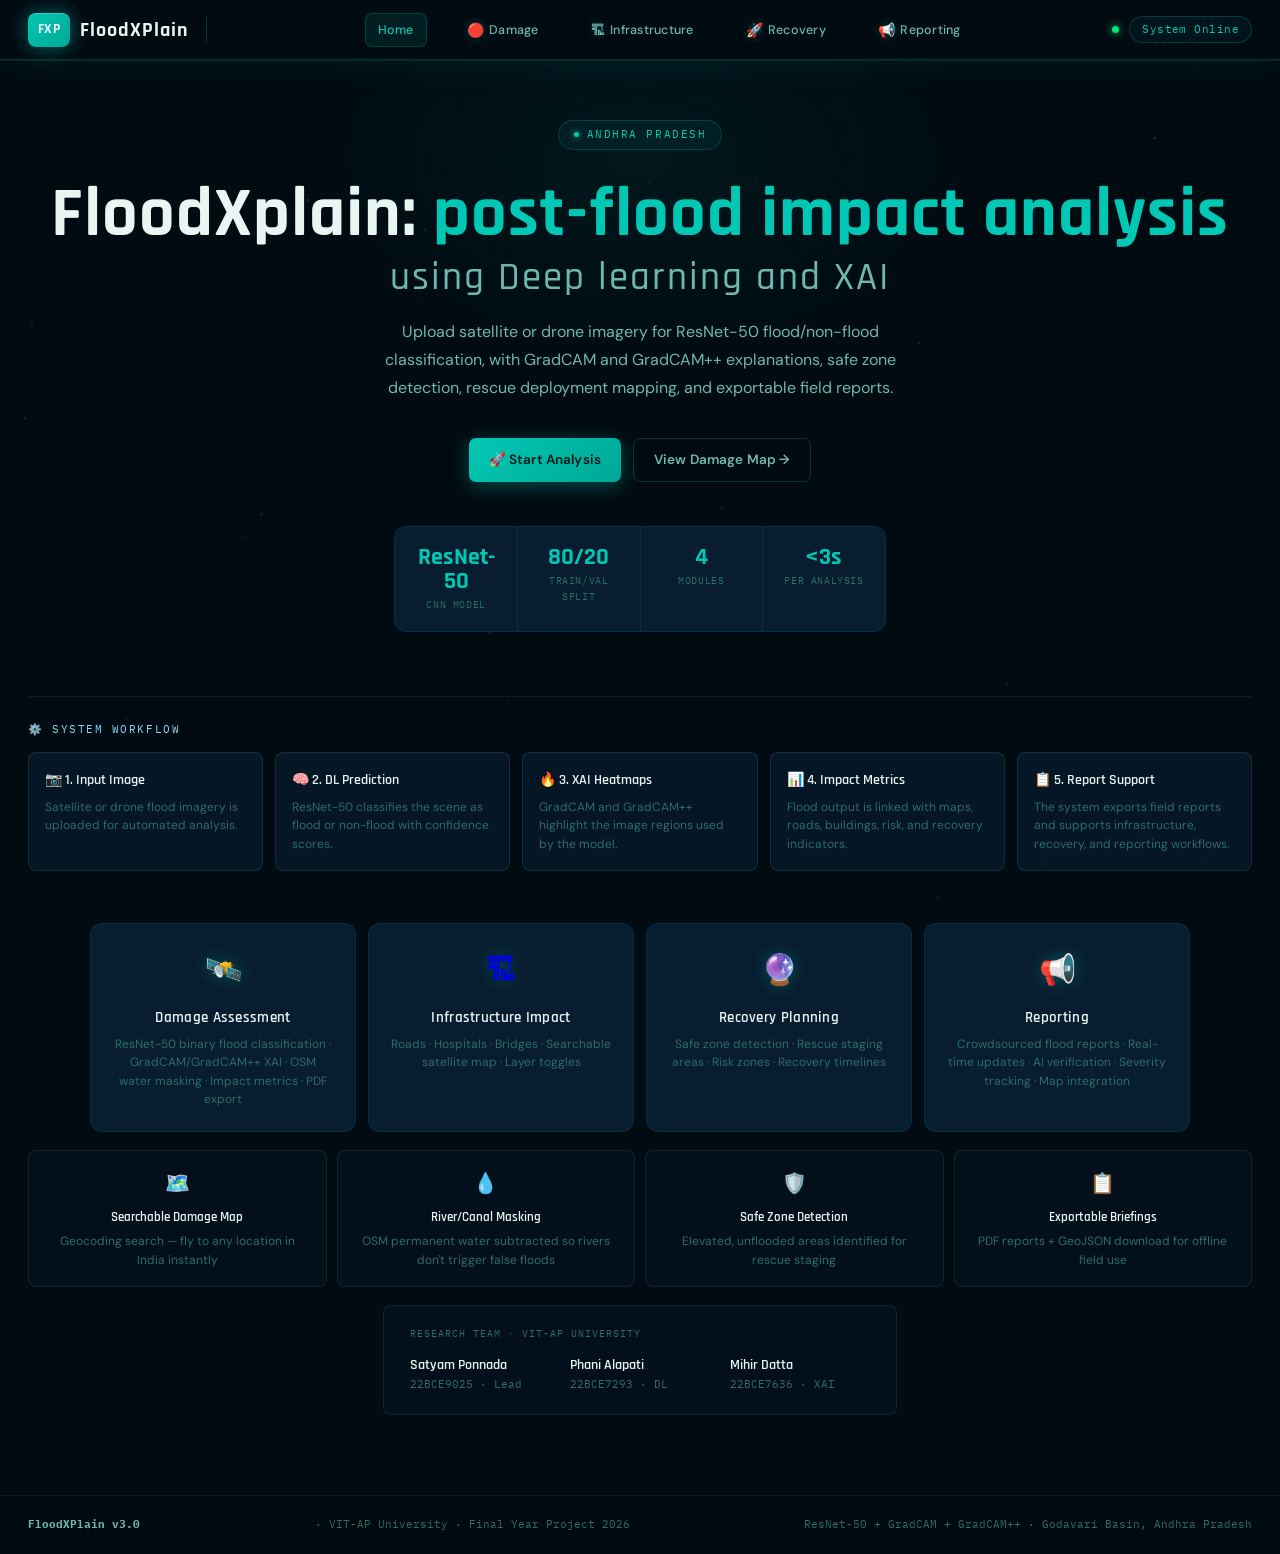
<file: static/index.html>
<!DOCTYPE html>
<html lang="en">
<head>
<meta charset="UTF-8">
<meta name="viewport" content="width=device-width,initial-scale=1.0">
<title>FloodXplain: post-flood impact analysis using Deep learning and XAI</title>
<link rel="stylesheet" href="/static/style.css">
</head>
<body>
<canvas id="bg-canvas"></canvas>
<div id="pt"></div>

<nav>
  <a href="/" class="logo"><div class="logo-mark">FXP</div>FloodXPlain</a>
  <div class="vr"></div>
      <div class="nav-links">
      <a href="/" class="active">Home</a>
      <a href="/static/damage.html"><span class="nav-ico">&#128308;</span>Damage</a>
      <a href="/static/infrastructure.html"><span class="nav-ico">&#127959;</span>Infrastructure</a>
      <a href="/static/recovery.html"><span class="nav-ico">&#128640;</span>Recovery</a>
      <a href="/static/reporting.html"><span class="nav-ico">&#128226;</span>Reporting</a>
  </div>
  <div class="nav-end"><span class="pulse"></span><span class="nav-tag">System Online</span></div>
</nav>

<section class="hero">
  <div class="hero-glow"></div>
  <div class="hero-tag"><span class="eyebrow-dot"></span> Andhra Pradesh</div>
  <h1 class="hero-title">
    FloodXplain:
    <span class="acc"> post-flood impact analysis</span>
    <span class="dim">using Deep learning and XAI</span>
  </h1>
  <p class="hero-sub">Upload satellite or drone imagery for ResNet-50 flood/non-flood classification, with GradCAM and GradCAM++ explanations, safe zone detection, rescue deployment mapping, and exportable field reports.</p>
  <div class="hero-cta">
    <a href="/static/damage.html" class="btn btn-primary">🚀 Start Analysis</a>
    <a href="/static/infrastructure.html" class="btn btn-ghost">View Damage Map →</a>
  </div>

  <div class="hero-stats">
    <div class="hs"><div class="hs-n">ResNet-50</div><div class="hs-l">CNN Model</div></div>
    <div class="hs"><div class="hs-n">80/20</div><div class="hs-l">Train/Val Split</div></div>
    <div class="hs"><div class="hs-n" data-count="4">0</div><div class="hs-l">Modules</div></div>
    <div class="hs"><div class="hs-n">&lt;3s</div><div class="hs-l">Per Analysis</div></div>
  </div>

  <div style="max-width:1080px;margin:46px auto 0;text-align:left;animation:pe .6s .34s ease both">
    <div style="font-family:var(--f-mono);font-size:11px;letter-spacing:.14em;text-transform:uppercase;color:var(--teal);margin-bottom:14px">⚙️ System Workflow</div>
    <div style="display:grid;grid-template-columns:repeat(auto-fit,minmax(170px,1fr));gap:10px;align-items:stretch">
      <div style="background:var(--surface);border:1px solid var(--b1);border-radius:var(--r);padding:16px">
        <div style="font-family:var(--f-display);font-size:14px;font-weight:600;color:var(--t1);margin-bottom:6px">📷 1. Input Image</div>
        <div style="font-size:12px;color:var(--t3);line-height:1.55">Satellite or drone flood imagery is uploaded for automated analysis.</div>
      </div>
      <div style="background:var(--surface);border:1px solid var(--b1);border-radius:var(--r);padding:16px">
        <div style="font-family:var(--f-display);font-size:14px;font-weight:600;color:var(--t1);margin-bottom:6px">🧠 2. DL Prediction</div>
        <div style="font-size:12px;color:var(--t3);line-height:1.55">ResNet-50 classifies the scene as flood or non-flood with confidence scores.</div>
      </div>
      <div style="background:var(--surface);border:1px solid var(--b1);border-radius:var(--r);padding:16px">
        <div style="font-family:var(--f-display);font-size:14px;font-weight:600;color:var(--t1);margin-bottom:6px">🔥 3. XAI Heatmaps</div>
        <div style="font-size:12px;color:var(--t3);line-height:1.55">GradCAM and GradCAM++ highlight the image regions used by the model.</div>
      </div>
      <div style="background:var(--surface);border:1px solid var(--b1);border-radius:var(--r);padding:16px">
        <div style="font-family:var(--f-display);font-size:14px;font-weight:600;color:var(--t1);margin-bottom:6px">📊 4. Impact Metrics</div>
        <div style="font-size:12px;color:var(--t3);line-height:1.55">Flood output is linked with maps, roads, buildings, risk, and recovery indicators.</div>
      </div>
      <div style="background:var(--surface);border:1px solid var(--b1);border-radius:var(--r);padding:16px">
        <div style="font-family:var(--f-display);font-size:14px;font-weight:600;color:var(--t1);margin-bottom:6px">📋 5. Report Support</div>
        <div style="font-size:12px;color:var(--t3);line-height:1.55">The system exports field reports and supports infrastructure, recovery, and reporting workflows.</div>
      </div>
    </div>
  </div>

  <div class="modules">
    <a href="/static/damage.html" class="mc">
      <span class="mc-icon">🛰️</span>
      <div class="mc-name">Damage Assessment</div>
      <div class="mc-desc">ResNet-50 binary flood classification · GradCAM/GradCAM++ XAI · OSM water masking · Impact metrics · PDF export</div>
      <span class="mc-arr">→</span>
    </a>
    <a href="/static/infrastructure.html" class="mc">
      <span class="mc-icon">🏗</span>
      <div class="mc-name">Infrastructure Impact</div>
      <div class="mc-desc">Roads · Hospitals · Bridges · Searchable satellite map · Layer toggles</div>
      <span class="mc-arr">→</span>
    </a>
    <a href="/static/recovery.html" class="mc">
      <span class="mc-icon">🔮</span>
      <div class="mc-name">Recovery Planning</div>
      <div class="mc-desc">Safe zone detection · Rescue staging areas · Risk zones · Recovery timelines</div>
      <span class="mc-arr">→</span>
    </a>
    <a href="/static/reporting.html" class="mc">
  <span class="mc-icon">📢</span>
  <div class="mc-name">Reporting</div>
  <div class="mc-desc">
    Crowdsourced flood reports · Real-time updates · AI verification · Severity tracking · Map integration
  </div>
  <span class="mc-arr">→</span>
</a>
  </div>

  <!-- FEATURE HIGHLIGHTS -->
  <div style="max-width:960px;margin:48px auto 0;display:grid;grid-template-columns:repeat(auto-fit,minmax(200px,1fr));gap:10px">
    <div style="background:var(--surface);border:1px solid var(--b1);border-radius:var(--r);padding:16px 18px">
      <div style="font-size:20px;margin-bottom:8px">🗺️</div>
      <div style="font-family:var(--f-display);font-size:13px;font-weight:600;color:var(--t1);margin-bottom:4px">Searchable Damage Map</div>
      <div style="font-size:12px;color:var(--t3)">Geocoding search — fly to any location in India instantly</div>
    </div>
    <div style="background:var(--surface);border:1px solid var(--b1);border-radius:var(--r);padding:16px 18px">
      <div style="font-size:20px;margin-bottom:8px">💧</div>
      <div style="font-family:var(--f-display);font-size:13px;font-weight:600;color:var(--t1);margin-bottom:4px">River/Canal Masking</div>
      <div style="font-size:12px;color:var(--t3)">OSM permanent water subtracted so rivers don't trigger false floods</div>
    </div>
    <div style="background:var(--surface);border:1px solid var(--b1);border-radius:var(--r);padding:16px 18px">
      <div style="font-size:20px;margin-bottom:8px">🛡️</div>
      <div style="font-family:var(--f-display);font-size:13px;font-weight:600;color:var(--t1);margin-bottom:4px">Safe Zone Detection</div>
      <div style="font-size:12px;color:var(--t3)">Elevated, unflooded areas identified for rescue staging</div>
    </div>
    <div style="background:var(--surface);border:1px solid var(--b1);border-radius:var(--r);padding:16px 18px">
      <div style="font-size:20px;margin-bottom:8px">📋</div>
      <div style="font-family:var(--f-display);font-size:13px;font-weight:600;color:var(--t1);margin-bottom:4px">Exportable Briefings</div>
      <div style="font-size:12px;color:var(--t3)">PDF reports + GeoJSON download for offline field use</div>
    </div>
  </div>

  <div style="max-width:680px;margin:40px auto 0;background:var(--surface);border:1px solid var(--b1);border-radius:var(--r);padding:20px 26px;text-align:left">
    <div style="font-family:var(--f-mono);font-size:10px;letter-spacing:.1em;text-transform:uppercase;color:var(--t3);margin-bottom:12px">Research Team · VIT-AP University</div>
    <div style="display:flex;gap:20px;flex-wrap:wrap">
      <div style="flex:1;min-width:140px">
        <div style="font-family:var(--f-display);font-weight:600;color:var(--t1);font-size:14px">Satyam Ponnada</div>
        <div style="font-family:var(--f-mono);font-size:11px;color:var(--t3)">22BCE9025 · Lead</div>
      </div>
      <div style="flex:1;min-width:140px">
        <div style="font-family:var(--f-display);font-weight:600;color:var(--t1);font-size:14px">Phani Alapati</div>
        <div style="font-family:var(--f-mono);font-size:11px;color:var(--t3)">22BCE7293 · DL</div>
      </div>
      <div style="flex:1;min-width:140px">
        <div style="font-family:var(--f-display);font-weight:600;color:var(--t1);font-size:14px">Mihir Datta</div>
        <div style="font-family:var(--f-mono);font-size:11px;color:var(--t3)">22BCE7636 · XAI</div>
      </div>
    </div>
  </div>
</section>

<footer>
  <strong>FloodXPlain v3.0</strong> · VIT-AP University · Final Year Project 2026
  <span>ResNet-50 + GradCAM + GradCAM++ · Godavari Basin, Andhra Pradesh</span>
</footer>

<div id="toast"></div>
<script src="/static/app.js"></script>
</body>
</html>
</file>
<file: static/style.css>
/* ═══════════════════════════════════════════════════════════════
   FloodXPlain v3 — POST-FLOOD IMPACT ANALYSIS PLATFORM
   Aesthetic: Military Crisis Intelligence Terminal
   Fonts: Rajdhani (display) + IBM Plex Mono (data) + DM Sans (body)
   ═══════════════════════════════════════════════════════════════ */
@import url('https://fonts.googleapis.com/css2?family=Rajdhani:wght@500;600;700&family=IBM+Plex+Mono:wght@400;500;600&family=DM+Sans:wght@300;400;500;600&display=swap');

:root {
  /* Core palette — deep military teal-black */
  --bg:        #010b12;
  --bg2:       #030f1a;
  --bg3:       #051523;
  --surface:   #081d2f;
  --surface2:  #0c2540;
  --surface3:  #102d4e;

  /* Borders */
  --b1: rgba(0,200,180,0.10);
  --b2: rgba(0,200,180,0.22);
  --b3: rgba(0,200,180,0.38);

  /* Accent — electric teal */
  --teal:      #00c8b4;
  --teal2:     #00a896;
  --teal-glow: rgba(0,200,180,0.15);
  --teal-dim:  rgba(0,200,180,0.06);

  /* Status colours */
  --red:    #ff2d55;
  --orange: #ff6b35;
  --amber:  #ffcc00;
  --green:  #00e676;
  --blue:   #00b4ff;

  /* Text */
  --t1: #e8f5f3;
  --t2: #6fb8b0;
  --t3: #2d6e68;
  --t4: #1a4a46;

  /* Fonts */
  --f-display: 'Rajdhani', sans-serif;
  --f-mono:    'IBM Plex Mono', monospace;
  --f-body:    'DM Sans', sans-serif;

  --r:  12px;
  --r2: 7px;
  --tr: 0.22s cubic-bezier(0.4,0,0.2,1);
  --shadow: 0 8px 40px rgba(0,0,0,0.7);
  --glow: 0 0 40px rgba(0,200,180,0.10);
}

*, *::before, *::after { box-sizing: border-box; margin: 0; padding: 0 }
html { scroll-behavior: smooth }
body {
  background: var(--bg);
  color: var(--t1);
  font-family: var(--f-body);
  font-size: 14px;
  line-height: 1.6;
  min-height: 100vh;
  overflow-x: hidden;
  cursor: default;
}

/* ── SCANLINE OVERLAY ── */
body::after {
  content: '';
  position: fixed; inset: 0; z-index: 0; pointer-events: none;
  background: repeating-linear-gradient(
    0deg,
    transparent,
    transparent 2px,
    rgba(0,0,0,0.03) 2px,
    rgba(0,0,0,0.03) 4px
  );
}

/* ── SCROLLBAR ── */
::-webkit-scrollbar { width: 4px }
::-webkit-scrollbar-track { background: var(--bg) }
::-webkit-scrollbar-thumb { background: var(--teal2); border-radius: 99px }

/* ── CANVAS BACKGROUND ── */
#bg-canvas { position: fixed; inset: 0; pointer-events: none; z-index: 0; opacity: 0.45 }

/* ── PAGE TRANSITION ── */
#pt {
  position: fixed; inset: 0; z-index: 9999;
  background: var(--bg); pointer-events: none;
  opacity: 0; transition: opacity 0.3s;
}
#pt.on { opacity: 1; pointer-events: all }

/* ── ALL CONTENT ABOVE CANVAS ── */
nav, main, .hero, footer { position: relative; z-index: 2 }

/* ════════════════ NAVBAR ════════════════ */
nav {
position: sticky;
top: 0;
z-index: 200;

height: 60px;
display: flex;
align-items: center;

padding: 0 28px;

background: rgba(1,11,18,0.88);
backdrop-filter: blur(24px) saturate(160%);
border-bottom: 1px solid var(--b2);
box-shadow: 0 1px 0 var(--b1), var(--glow);
}

/* LOGO */
.logo {
font-family: var(--f-display);
font-size: 20px;
font-weight: 700;
color: var(--t1);
text-decoration: none;
letter-spacing: 1px;

display: flex;
align-items: center;
gap: 10px;

flex-shrink: 0;
}

.logo-mark {
width: 42px;
height: 34px;
border-radius: 8px;

background: linear-gradient(135deg, var(--teal), var(--teal2));
display: flex;
align-items: center;
justify-content: center;

font-family: var(--f-display);
font-size: 14px;
font-weight: 700;
letter-spacing: 0.5px;

box-shadow: 0 0 20px rgba(0,200,180,0.5),
inset 0 1px 0 rgba(255,255,255,0.2);

flex-shrink: 0;
}

.logo em {
color: var(--teal);
font-style: normal;
}

/* DIVIDER */
.vr {
width: 1px;
height: 26px;
background: var(--b2);
margin: 0 18px;
flex-shrink: 0;
}

/* NAV LINKS  */
.nav-links {
display: flex;
align-items: center;
justify-content: center;

gap: clamp(14px, 2.2vw, 34px);

flex: 1;
min-width: 0;       
overflow: hidden;   
}

.nav-links a {
padding: 6px 12px;
border-radius: var(--r2);

font-size: 12.5px;
font-weight: 500;
letter-spacing: 0.02em;

color: var(--t2);
text-decoration: none;

transition: var(--tr);
white-space: nowrap;

display: flex;
align-items: center;
gap: 5px;
}

.nav-ico {
font-size: 14px;
line-height: 1;
filter: drop-shadow(0 0 5px rgba(0,200,180,0.28));
}

.nav-links a:hover {
color: var(--teal);
background: var(--teal-dim);
}

.nav-links a.active {
color: var(--teal);
background: rgba(0,200,180,0.10);
border: 1px solid var(--b2);
}

/* RIGHT SIDE (MODULE TAG) */
.nav-end {
margin-left: auto;

display: flex;
align-items: center;
gap: 10px;

flex-shrink: 0;
}

/* PULSE DOT */
.pulse {
width: 7px;
height: 7px;
border-radius: 50%;

background: var(--green);
box-shadow: 0 0 8px var(--green);

animation: pdot 2.4s infinite;
}

@keyframes pdot {
0%,100% { box-shadow: 0 0 6px var(--green); }
50% { box-shadow: 0 0 14px var(--green); }
}

/* MODULE TAG */
.nav-tag {
font-family: var(--f-mono);
font-size: 11px;

color: var(--teal);
background: var(--teal-dim);

border: 1px solid var(--b2);
padding: 4px 12px;

border-radius: 99px;
letter-spacing: 0.04em;
}

/* ════════════════ LAYOUT ════════════════ */
main { max-width: 1320px; margin: 0 auto; padding: 36px 28px 80px }

/* PAGE ENTER */
.pe { animation: pe 0.55s cubic-bezier(0.16,1,0.3,1) both }
@keyframes pe { from{opacity:0;transform:translateY(18px)} to{opacity:1;transform:translateY(0)} }
.d1{animation-delay:.05s} .d2{animation-delay:.12s} .d3{animation-delay:.19s} .d4{animation-delay:.26s}

/* PAGE HEADER */
.ph { margin-bottom: 32px }
.eyebrow {
  display: inline-flex; align-items: center; gap: 7px;
  font-family: var(--f-mono); font-size: 11px; font-weight: 500;
  letter-spacing: 0.12em; text-transform: uppercase;
  color: var(--teal); background: var(--teal-dim);
  border: 1px solid var(--b2); padding: 4px 12px;
  border-radius: 99px; margin-bottom: 12px;
}
.eyebrow-dot {
  width: 5px; height: 5px; border-radius: 50%;
  background: var(--teal); box-shadow: 0 0 6px var(--teal);
  animation: pdot 2s infinite;
}
.page-title {
  font-family: var(--f-display);
  font-size: 38px; font-weight: 700;
  color: var(--t1); line-height: 1.1; letter-spacing: 0.5px;
}
.page-sub { font-size: 14px; color: var(--t2); margin-top: 8px; max-width: 580px }

/* ════════════════ STAT CARDS ════════════════ */
.sg { display: grid; grid-template-columns: repeat(auto-fit,minmax(170px,1fr)); gap: 12px; margin-bottom: 28px }
.sc {
  background: var(--surface); border: 1px solid var(--b1);
  border-radius: var(--r); padding: 18px 20px;
  position: relative; overflow: hidden;
  transition: var(--tr); cursor: default;
}
.sc::before {
  content: ''; position: absolute; top: 0; left: 0; right: 0; height: 1.5px;
  background: linear-gradient(90deg,transparent,var(--teal),transparent);
  opacity: 0; transition: opacity var(--tr);
}
.sc:hover { border-color: var(--b2); transform: translateY(-2px); box-shadow: var(--glow) }
.sc:hover::before { opacity: 1 }
.sc-icon { font-size: 20px; margin-bottom: 8px }
.sc-num {
  font-family: var(--f-display); font-size: 28px; font-weight: 700;
  color: var(--teal); line-height: 1; margin-bottom: 3px;
}
.sc-label { font-family: var(--f-mono); font-size: 10px; color: var(--t3); letter-spacing: 0.08em; text-transform: uppercase }

/* ════════════════ CARDS ════════════════ */
.card {
  background: var(--surface); border: 1px solid var(--b1);
  border-radius: var(--r); padding: 22px;
  margin-bottom: 14px; transition: var(--tr);
}
.card:hover { border-color: var(--b2) }
.ct {
  font-family: var(--f-display); font-size: 15px; font-weight: 600;
  color: var(--t1); margin-bottom: 14px; letter-spacing: 0.3px;
  display: flex; align-items: center; gap: 9px;
}
.ct-dot { width: 5px; height: 5px; border-radius: 50%; background: var(--teal); box-shadow: 0 0 8px var(--teal); flex-shrink: 0 }

/* ════════════════ MAP ════════════════ */
#map {
  width: 100%; height: 540px;
  border-radius: var(--r); border: 1px solid var(--b2);
  overflow: hidden; box-shadow: var(--shadow), var(--glow);
  margin-bottom: 16px;
}
.leaflet-popup-content-wrapper {
  background: var(--surface2) !important; border: 1px solid var(--b2) !important;
  color: var(--t1) !important; font-family: var(--f-body) !important;
  border-radius: 10px !important; box-shadow: var(--shadow) !important;
  backdrop-filter: blur(12px) !important;
}
.leaflet-popup-tip { background: var(--surface2) !important }
.leaflet-popup-content { color: var(--t1) !important; font-size: 13px !important; line-height: 1.6 !important }
.leaflet-popup-close-button { color: var(--t2) !important }

/* ════════════════ SEARCH BAR ════════════════ */
.search-wrap {
  position: relative; margin-bottom: 14px;
  display: flex; gap: 10px; align-items: center;
}
.search-input {
  flex: 1; background: var(--surface2);
  border: 1px solid var(--b2); border-radius: var(--r2);
  padding: 11px 14px 11px 40px;
  font-family: var(--f-body); font-size: 14px; color: var(--t1);
  transition: var(--tr); outline: none;
}
.search-input::placeholder { color: var(--t3) }
.search-input:focus { border-color: var(--teal); box-shadow: 0 0 0 3px var(--teal-dim) }
.search-icon {
  position: absolute; left: 12px; top: 50%; transform: translateY(-50%);
  color: var(--t3); font-size: 15px; pointer-events: none;
}
.search-results {
  position: absolute; top: calc(100% + 6px); left: 0; right: 0;
  background: var(--surface2); border: 1px solid var(--b2);
  border-radius: var(--r2); z-index: 500; overflow: hidden;
  box-shadow: var(--shadow); display: none;
}
.search-results.show { display: block }
.sr-item {
  padding: 10px 14px; cursor: pointer; transition: var(--tr);
  font-size: 13px; color: var(--t2);
  border-bottom: 1px solid var(--b1); display: flex; align-items: center; gap: 8px;
}
.sr-item:last-child { border-bottom: none }
.sr-item:hover { background: var(--teal-dim); color: var(--teal) }

/* ════════════════ UPLOAD ════════════════ */
.upload-area {
  border: 2px dashed var(--b2); border-radius: var(--r);
  padding: 56px 40px; text-align: center; cursor: pointer;
  transition: var(--tr); background: var(--teal-dim);
  position: relative; overflow: hidden;
}
.upload-area::before {
  content: ''; position: absolute; inset: 0;
  background: radial-gradient(ellipse at 50% 100%, rgba(0,200,180,0.08), transparent 70%);
  pointer-events: none;
}
.upload-area:hover { border-color: var(--teal); background: rgba(0,200,180,0.06); transform: scale(1.002) }
.upload-area.dov { border-color: var(--teal); background: rgba(0,200,180,0.10); box-shadow: 0 0 0 3px var(--teal-dim) }
.upload-area input[type="file"] { display: none }
.upload-icon { font-size: 50px; display: block; margin-bottom: 14px; animation: float 3s ease-in-out infinite }
@keyframes float { 0%,100%{transform:translateY(0)} 50%{transform:translateY(-8px)} }
.upload-title { font-family: var(--f-display); font-size: 18px; font-weight: 600; color: var(--t1); margin-bottom: 6px; letter-spacing: 0.3px }
.upload-sub { font-size: 12px; color: var(--t3); font-family: var(--f-mono) }

/* ════════════════ BARS ════════════════ */
.bw { background: var(--bg3); border-radius: 99px; height: 7px; overflow: hidden; margin: 5px 0 }
.bf {
  height: 100%; border-radius: 99px;
  transition: width 0.9s cubic-bezier(0.4,0,0.2,1);
  position: relative; overflow: hidden;
}
.bf::after {
  content: ''; position: absolute; inset: 0;
  background: linear-gradient(90deg,transparent,rgba(255,255,255,0.3),transparent);
  animation: sh 2.2s infinite;
}
@keyframes sh { from{transform:translateX(-100%)} to{transform:translateX(200%)} }
.b-red    { background: linear-gradient(90deg,#ff2d55,#ff6b7a) }
.b-green  { background: linear-gradient(90deg,#00e676,#69ffb0) }
.b-teal   { background: linear-gradient(90deg,#00c8b4,#4de8d8) }
.b-amber  { background: linear-gradient(90deg,#ffcc00,#ffe566) }

/* ════════════════ RESULT CARDS ════════════════ */
.rc {
  border-radius: var(--r); padding: 24px;
  position: relative; overflow: hidden;
}
.rc.flood { background:linear-gradient(135deg,rgba(255,45,85,0.08),rgba(255,45,85,0.03)); border:1px solid rgba(255,45,85,0.3) }
.rc.safe  { background:linear-gradient(135deg,rgba(0,230,118,0.08),rgba(0,230,118,0.03)); border:1px solid rgba(0,230,118,0.3) }
.rb { font-family:var(--f-display); font-size:44px; font-weight:700; line-height:1; letter-spacing:1px }
.rb.flood { color:var(--red) }
.rb.safe  { color:var(--green) }
.sev-HIGH   { color:var(--red);   font-family:var(--f-mono); font-size:12px; letter-spacing:.08em }
.sev-MEDIUM { color:var(--amber); font-family:var(--f-mono); font-size:12px; letter-spacing:.08em }
.sev-SAFE   { color:var(--green); font-family:var(--f-mono); font-size:12px; letter-spacing:.08em }
.conf-n { font-family:var(--f-display); font-size:46px; font-weight:700; color:var(--teal); line-height:1 }

/* ════════════════ HEATMAPS ════════════════ */
.hg { display:grid; grid-template-columns:1fr 1fr; gap:14px; margin-top:14px }
.hb { border-radius:var(--r2); overflow:hidden; border:1px solid var(--b1); transition:var(--tr) }
.hb:hover { border-color:var(--b2); transform:scale(1.01) }
.hb img { width:100%; display:block }
.hl { padding:9px 13px; background:var(--bg3); font-family:var(--f-mono); font-size:11px; color:var(--t2); letter-spacing:.03em }

/* ════════════════ TOGGLE STRIP ════════════════ */
.toggle-strip {
  display: flex; gap: 8px; flex-wrap: wrap;
  background: var(--bg3); border: 1px solid var(--b1);
  border-radius: var(--r2); padding: 8px 12px;
  margin-bottom: 12px; align-items: center;
}
.ts-label { font-family:var(--f-mono); font-size:11px; color:var(--t3); letter-spacing:.08em; text-transform:uppercase; margin-right:4px }
.tb {
  display: inline-flex; align-items: center; gap: 6px;
  padding: 5px 13px; border-radius: 99px;
  font-family: var(--f-mono); font-size: 11px; font-weight: 500;
  border: 1px solid var(--b2); background: var(--surface2);
  color: var(--t2); cursor: pointer; transition: var(--tr); letter-spacing: 0.04em;
  user-select: none;
}
.tb:hover { border-color: var(--teal); color: var(--teal) }
.tb.on { background: var(--teal-dim); border-color: var(--teal); color: var(--teal) }
.tb-dot { width: 7px; height: 7px; border-radius: 50%; flex-shrink: 0 }
.ts-sep { width: 1px; height: 18px; background: var(--b1); margin: 0 4px }
.ts-legend { display: flex; gap: 14px; margin-left: auto; flex-wrap: wrap }
.tl-item { display: flex; align-items: center; gap: 5px; font-size: 11px; color: var(--t3); font-family: var(--f-mono) }
.tl-dot { width: 7px; height: 7px; border-radius: 50%; flex-shrink: 0 }

/* ════════════════ BUTTONS ════════════════ */
.btn {
  display: inline-flex; align-items: center; gap: 8px;
  padding: 10px 20px; border-radius: var(--r2);
  font-family: var(--f-body); font-size: 13.5px; font-weight: 600;
  border: none; cursor: pointer; text-decoration: none;
  transition: var(--tr); position: relative; overflow: hidden;
  letter-spacing: 0.01em;
}
.btn:active { transform: scale(0.97) }
.btn-primary {
  background: linear-gradient(135deg,var(--teal),var(--teal2));
  color: #011a18;
  box-shadow: 0 4px 20px rgba(0,200,180,0.35);
}
.btn-primary:hover { box-shadow: 0 6px 30px rgba(0,200,180,0.5); transform: translateY(-1px) }
.btn-ghost {
  background: transparent; color: var(--t2);
  border: 1px solid var(--b2);
}
.btn-ghost:hover { border-color:var(--teal); color:var(--teal); background:var(--teal-dim) }
.btn-danger { background:rgba(255,45,85,0.12); color:var(--red); border:1px solid rgba(255,45,85,0.3) }
.btn-danger:hover { background:rgba(255,45,85,0.2) }
.btn-export { background:rgba(0,200,180,0.08); color:var(--teal); border:1px solid var(--b2) }
.btn-export:hover { background:var(--teal-dim); border-color:var(--teal) }

/* ════════════════ TABLE ════════════════ */
.dt { width:100%; border-collapse:collapse }
.dt th {
  text-align:left; padding:10px 14px;
  background:var(--bg3); color:var(--t3);
  font-family:var(--f-mono); font-size:10px; font-weight:500;
  text-transform:uppercase; letter-spacing:.08em;
  border-bottom:1px solid var(--b1);
}
.dt td { padding:11px 14px; border-bottom:1px solid rgba(0,200,180,0.04); color:var(--t2); font-size:13px; transition:var(--tr) }
.dt tr:hover td { background:var(--teal-dim); color:var(--t1) }
.dt tr:last-child td { border-bottom:none }

/* ════════════════ TAGS ════════════════ */
.tag {
  display:inline-block; padding:3px 9px; border-radius:99px;
  font-family:var(--f-mono); font-size:10px; font-weight:500; letter-spacing:.05em;
}
.t-red   { background:rgba(255,45,85,0.12);   color:var(--red);   border:1px solid rgba(255,45,85,0.25) }
.t-green { background:rgba(0,230,118,0.12);   color:var(--green); border:1px solid rgba(0,230,118,0.25) }
.t-amber { background:rgba(255,204,0,0.12);   color:var(--amber); border:1px solid rgba(255,204,0,0.25) }
.t-teal  { background:rgba(0,200,180,0.10);   color:var(--teal);  border:1px solid var(--b2) }

/* ════════════════ METRICS PANEL ════════════════ */
.metrics-panel {
  background: var(--bg3); border: 1px solid var(--b1);
  border-radius: var(--r); padding: 16px 18px;
}
.mp-row { display:flex; justify-content:space-between; align-items:center; padding:7px 0; border-bottom:1px solid rgba(0,200,180,0.04); font-size:13px }
.mp-row:last-child { border-bottom:none }
.mp-label { color:var(--t2) }
.mp-val { font-family:var(--f-mono); color:var(--teal); font-weight:500 }

/* ════════════════ FLOOD MASK LEGEND ════════════════ */
.fm-legend {
  display: flex; gap: 12px; flex-wrap: wrap;
  font-family: var(--f-mono); font-size: 11px; color: var(--t3);
  margin-bottom: 10px; align-items: center;
}
.fml { display:flex; align-items:center; gap:5px }
.fml-color { width:12px; height:12px; border-radius:3px; flex-shrink:0 }

/* ════════════════ LOADER ════════════════ */
.loader { display:flex; flex-direction:column; align-items:center; justify-content:center; gap:14px; padding:56px; color:var(--t2) }
.spin { width:40px; height:40px; border:2.5px solid var(--b2); border-top-color:var(--teal); border-radius:50%; animation:spin .7s linear infinite }
@keyframes spin { to{transform:rotate(360deg)} }
.scan { width:180px; height:3px; background:var(--surface3); border-radius:99px; overflow:hidden; margin-top:4px }
.scan-l { height:100%; width:35%; background:linear-gradient(90deg,transparent,var(--teal),transparent); animation:scanl 1.3s ease-in-out infinite }
@keyframes scanl { from{transform:translateX(-100%)} to{transform:translateX(380%)} }
.lt { font-family:var(--f-mono); font-size:11px; color:var(--t3); animation:blink 1.8s infinite }
@keyframes blink { 0%,100%{opacity:1} 50%{opacity:0.35} }

/* ════════════════ EXPORT BAR ════════════════ */
.export-bar {
  display: flex; gap: 10px; flex-wrap: wrap;
  padding: 14px 18px;
  background: var(--bg3); border: 1px solid var(--b1);
  border-radius: var(--r2); margin-top: 14px;
  align-items: center;
}
.eb-label { font-family:var(--f-mono); font-size:11px; color:var(--t3); letter-spacing:.08em; text-transform:uppercase; margin-right:4px }

/* ════════════════ HERO (HOME) ════════════════ */
.hero {
  min-height: calc(100vh - 60px);
  display: flex; flex-direction: column;
  align-items: center; justify-content: center;
  text-align: center; padding: 60px 28px 80px;
  position: relative; overflow: hidden;
}
.hero-glow {
  position: absolute; top: 0; left: 50%; width: 800px; height: 500px;
  transform: translateX(-50%) translateY(-30%);
  background: radial-gradient(ellipse, rgba(0,200,180,0.07) 0%, transparent 65%);
  pointer-events: none; animation: hglow 5s ease-in-out infinite;
}
@keyframes hglow { 0%,100%{opacity:0.5} 50%{opacity:1} }
.hero-tag {
  display: inline-flex; align-items: center; gap: 8px;
  font-family: var(--f-mono); font-size: 11px; letter-spacing: 0.14em;
  text-transform: uppercase; color: var(--teal);
  background: var(--teal-dim); border: 1px solid var(--b2);
  padding: 5px 15px; border-radius: 99px; margin-bottom: 28px;
  animation: pe .6s ease both;
}
.hero-title {
  font-family: var(--f-display);
  font-size: clamp(38px,5.5vw,76px);
  font-weight: 700; line-height: 1.05; letter-spacing: 1px;
  color: var(--t1); margin-bottom: 20px;
  animation: pe .6s .08s ease both;
}
.hero-title .acc { color: var(--teal) }
.hero-title .dim { color: var(--t2); font-weight: 500; display: block; font-size: 0.55em; margin-top: 6px; letter-spacing: 2px }
.hero-sub {
  font-size: 16px; color: var(--t2); max-width: 520px; margin: 0 auto 36px;
  line-height: 1.75; animation: pe .6s .16s ease both;
}
.hero-cta { display:flex; gap:12px; justify-content:center; flex-wrap:wrap; animation:pe .6s .24s ease both }
.hero-stats {
  display: flex; max-width: 560px; margin: 44px auto 0;
  background: var(--surface); border: 1px solid var(--b1); border-radius: var(--r);
  overflow: hidden; animation: pe .6s .3s ease both;
}
.hs { flex:1; padding:18px 20px; text-align:center; border-right:1px solid var(--b1) }
.hs:last-child { border-right:none }
.hs-n { font-family:var(--f-display); font-size:24px; font-weight:700; color:var(--teal); line-height:1 }
.hs-l { font-family:var(--f-mono); font-size:10px; color:var(--t3); margin-top:4px; letter-spacing:.06em; text-transform:uppercase }

.modules { display:grid; grid-template-columns:repeat(auto-fit,minmax(200px,1fr)); gap:12px; max-width:1100px; margin:52px auto 0; animation:pe .6s .36s ease both }
.mc {
  background:var(--surface); border:1px solid var(--b1); border-radius:var(--r);
  padding:22px; text-decoration:none; display:block; transition:var(--tr); position:relative; overflow:hidden;
}
.mc::after { content:''; position:absolute; inset:0; background:linear-gradient(135deg,var(--teal-glow),transparent 60%); opacity:0; transition:opacity var(--tr) }
.mc:hover { border-color:var(--b2); transform:translateY(-4px); box-shadow:0 12px 40px rgba(0,200,180,0.10) }
.mc:hover::after { opacity:1 }
.mc-icon { font-size:30px; margin-bottom:12px; display:block; filter:drop-shadow(0 0 8px rgba(0,200,180,0.3)) }
.mc-name { font-family:var(--f-display); font-size:15px; font-weight:600; color:var(--t1); margin-bottom:5px; letter-spacing:.3px }
.mc-desc { font-size:12px; color:var(--t3); line-height:1.55 }
.mc-arr { position:absolute; bottom:18px; right:18px; color:var(--teal); opacity:0; transition:var(--tr) }
.mc:hover .mc-arr { opacity:1; transform:translateX(3px) }

/* Professional dashboard refresh for the homepage */
body:has(.hero) {
  background:
    linear-gradient(135deg, rgba(4,18,29,0.98), rgba(1,11,18,1) 48%, rgba(4,22,28,0.96)),
    var(--bg);
}

.hero {
  min-height: auto;
  align-items: stretch;
  justify-content: flex-start;
  text-align: left;
  max-width: 1240px;
  margin: 0 auto;
  padding: 72px 30px 88px;
}

.hero::before {
  content: '';
  position: absolute;
  top: 96px;
  right: 30px;
  width: min(43vw, 520px);
  height: 430px;
  border: 1px solid rgba(0,180,255,0.16);
  border-radius: 10px;
  background:
    linear-gradient(rgba(0,200,180,0.055) 1px, transparent 1px),
    linear-gradient(90deg, rgba(0,200,180,0.055) 1px, transparent 1px),
    radial-gradient(circle at 72% 28%, rgba(255,45,85,0.28) 0 7px, transparent 8px),
    radial-gradient(circle at 38% 64%, rgba(255,204,0,0.26) 0 6px, transparent 7px),
    radial-gradient(circle at 55% 46%, rgba(0,230,118,0.22) 0 8px, transparent 9px),
    linear-gradient(135deg, rgba(8,29,47,0.88), rgba(2,14,24,0.94));
  background-size: 32px 32px, 32px 32px, auto, auto, auto, auto;
  box-shadow: var(--shadow), inset 0 0 0 1px rgba(255,255,255,0.025);
  opacity: 0.72;
  pointer-events: none;
}

.hero::after {
  content: 'LIVE IMPACT GRID';
  position: absolute;
  top: 116px;
  right: 54px;
  font-family: var(--f-mono);
  font-size: 10px;
  letter-spacing: .14em;
  color: var(--t2);
  pointer-events: none;
}

.hero-glow {
  left: auto;
  right: -220px;
  top: -160px;
  transform: none;
  width: 680px;
  height: 680px;
  background: radial-gradient(circle, rgba(0,180,255,0.12), transparent 62%);
}

.hero-tag,
.hero-title,
.hero-sub,
.hero-cta,
.hero-stats {
  max-width: 650px;
}

.hero-tag {
  width: fit-content;
  margin-bottom: 18px;
  border-radius: 7px;
  background: rgba(0,180,255,0.08);
  border-color: rgba(0,180,255,0.22);
  color: #8bd8ff;
}

.hero-title {
  font-size: clamp(42px,5vw,68px);
  line-height: 1.02;
  letter-spacing: 0;
  max-width: 760px;
  margin-bottom: 18px;
}

.hero-title .acc {
  display: block;
  color: var(--t1);
}

.hero-title .dim {
  font-size: clamp(18px,2vw,25px);
  color: var(--teal);
  letter-spacing: 0;
  margin-top: 10px;
}

.hero-sub {
  margin: 0 0 24px;
  color: #9ccdc8;
  font-size: 15.5px;
  line-height: 1.75;
}

.hero-cta {
  justify-content: flex-start;
  margin-bottom: 0;
}

.hero-stats {
  display: grid;
  grid-template-columns: repeat(4, minmax(120px, 1fr));
  margin: 34px 0 0;
  border-radius: 8px;
  background: rgba(8,29,47,0.72);
  border: 1px solid rgba(111,184,176,0.16);
  backdrop-filter: blur(16px);
}

.hs {
  padding: 17px 16px;
  text-align: left;
  border-right: 1px solid rgba(111,184,176,0.12);
}

.hs-n {
  color: var(--t1);
  font-size: 22px;
  letter-spacing: 0;
}

.hs-l {
  color: var(--t3);
  margin-top: 5px;
}

.hero > div[style*="max-width:1080px"] {
  max-width: 1240px !important;
  margin-top: 64px !important;
  padding-top: 24px;
  border-top: 1px solid rgba(111,184,176,0.12);
}

.hero > div[style*="max-width:1080px"] > div:first-child {
  color: #8bd8ff !important;
}

.hero > div[style*="max-width:1080px"] > div:nth-child(2) {
  grid-template-columns: repeat(5, minmax(150px, 1fr)) !important;
  gap: 12px !important;
}

.hero > div[style*="max-width:1080px"] > div:nth-child(2) > div {
  background: rgba(8,29,47,0.72) !important;
  border-color: rgba(111,184,176,0.14) !important;
  border-radius: 8px !important;
  box-shadow: inset 0 1px 0 rgba(255,255,255,0.025);
}

.modules {
  max-width: 1240px;
  grid-template-columns: repeat(4, minmax(0, 1fr));
  gap: 14px;
  margin-top: 34px;
}

.mc {
  min-height: 178px;
  border-radius: 8px;
  padding: 20px;
  background: rgba(8,29,47,0.78);
  border-color: rgba(111,184,176,0.14);
}

.mc::before {
  content: '';
  position: absolute;
  left: 0;
  top: 0;
  width: 4px;
  height: 100%;
  background: linear-gradient(180deg, var(--teal), rgba(0,180,255,0.7));
  opacity: .75;
}

.mc:hover {
  transform: translateY(-3px);
  border-color: rgba(0,200,180,0.34);
}

.mc-icon {
  font-size: 24px;
  margin-bottom: 16px;
  filter: none;
}

.mc-name {
  font-size: 18px;
  letter-spacing: 0;
}

.mc-desc {
  color: #78aaa5;
  font-size: 12.5px;
}

.hero > div[style*="max-width:960px"],
.hero > div[style*="max-width:680px"] {
  max-width: 1240px !important;
  margin-top: 18px !important;
}

.hero > div[style*="max-width:960px"] > div,
.hero > div[style*="max-width:680px"] {
  background: rgba(5,21,35,0.64) !important;
  border-color: rgba(111,184,176,0.12) !important;
  border-radius: 8px !important;
}

/* ════════════════ GRID HELPERS ════════════════ */
.g2 { display:grid; grid-template-columns:1fr 1fr; gap:14px }
.g3 { display:grid; grid-template-columns:1fr 1fr 1fr; gap:12px }
.g-map { display:grid; grid-template-columns:1fr 360px; gap:14px }

/* ════════════════ CHART WRAPPER ════════════════ */
.cw { background:var(--surface); border:1px solid var(--b1); border-radius:var(--r); padding:20px }
.cw canvas { max-height:270px }

/* ════════════════ FOOTER ════════════════ */
footer {
  border-top:1px solid var(--b1); padding:20px 28px;
  background:rgba(1,11,18,0.9);
  display:flex; align-items:center; justify-content:space-between;
  font-family:var(--f-mono); font-size:11px; color:var(--t3); flex-wrap:wrap; gap:8px;
  position:relative; z-index:2;
}
footer strong { color:var(--t2) }

/* ════════════════ SAFE ZONE MARKERS ════════════════ */
.sz-popup { font-family:var(--f-body); font-size:13px; line-height:1.6 }
.sz-badge { display:inline-block; padding:2px 8px; border-radius:99px; font-size:11px; font-weight:600; margin-top:4px }

/* ════════════════ NOTIFICATION TOAST ════════════════ */
#toast {
  position: fixed; bottom: 28px; right: 28px; z-index: 8000;
  background: var(--surface2); border: 1px solid var(--b2);
  border-radius: var(--r2); padding: 12px 18px;
  font-family: var(--f-mono); font-size: 12px; color: var(--teal);
  box-shadow: var(--shadow); display: none;
  animation: slideup .3s ease;
  max-width: 300px; line-height: 1.5;
}
@keyframes slideup { from{opacity:0;transform:translateY(12px)} to{opacity:1;transform:translateY(0)} }

/* ════════════════ RESPONSIVE ════════════════ */
@media(max-width:960px) {
  .g2,.g-map,.g3 { grid-template-columns:1fr }
  .hg { grid-template-columns:1fr }
  .hero { padding: 48px 20px 70px }
  .hero::before, .hero::after { display:none }
  .hero-tag,
  .hero-title,
  .hero-sub,
  .hero-cta,
  .hero-stats { max-width: 100% }
  .hero-stats { grid-template-columns:repeat(2,minmax(0,1fr)) }
  .modules { grid-template-columns:repeat(2,minmax(0,1fr)) }
  .hero > div[style*="max-width:1080px"] > div:nth-child(2) {
    grid-template-columns:repeat(2,minmax(0,1fr)) !important;
  }
}
@media(max-width:640px) {
  .nav-links { display:none }
  .hero-title { font-size:36px }
  .hero-stats { flex-direction:column; grid-template-columns:1fr }
  .hs { border-right:none; border-bottom:1px solid var(--b1) }
  .modules { grid-template-columns:1fr }
  .hero > div[style*="max-width:1080px"] > div:nth-child(2) {
    grid-template-columns:1fr !important;
  }
  main { padding:24px 16px 60px }
}

/* More visible homepage redesign */
.home-dashboard .hero {
  max-width: none;
  padding: 0 0 72px;
}

.home-dashboard .hero::before,
.home-dashboard .hero::after {
  display: none;
}

.home-dashboard .hero-shell {
  width: min(1180px, calc(100% - 40px));
  margin: 46px auto 0;
  display: grid !important;
  grid-template-columns: minmax(0, 1.05fr) minmax(360px, .95fr);
  gap: 28px;
  align-items: stretch;
}

.home-dashboard .hero-copy {
  background: linear-gradient(135deg, rgba(232,245,243,0.96), rgba(210,232,229,0.92));
  color: #07131d;
  border: 1px solid rgba(255,255,255,0.24);
  border-radius: 10px;
  padding: 42px;
  box-shadow: 0 24px 70px rgba(0,0,0,0.36);
}

.home-dashboard .hero-copy .hero-tag {
  background: rgba(0,120,110,0.10);
  color: #00685f;
  border-color: rgba(0,120,110,0.20);
}

.home-dashboard .hero-copy .hero-title,
.home-dashboard .hero-copy .hero-title .acc {
  color: #07131d;
}

.home-dashboard .hero-copy .hero-title .dim {
  color: #00796f;
}

.home-dashboard .hero-copy .hero-sub {
  color: #31525a;
  max-width: 620px;
}

.home-dashboard .hero-copy .btn-ghost {
  color: #074a55;
  border-color: rgba(0,90,105,0.28);
}

.home-dashboard .hero-panel {
  display: flex !important;
  flex-direction: column;
  background: #07131d !important;
  border: 1px solid rgba(139,216,255,0.20) !important;
  border-radius: 10px !important;
  padding: 22px !important;
  min-height: 430px;
  box-shadow: 0 24px 70px rgba(0,0,0,0.42), inset 0 1px 0 rgba(255,255,255,0.04);
  position: relative;
  overflow: hidden;
  text-align: left;
}

.home-dashboard .hero-panel::before {
  content: '';
  position: absolute;
  inset: 0;
  background:
    linear-gradient(rgba(0,200,180,0.06) 1px, transparent 1px),
    linear-gradient(90deg, rgba(0,200,180,0.06) 1px, transparent 1px);
  background-size: 28px 28px;
  mask-image: linear-gradient(to bottom, black, transparent 72%);
  pointer-events: none;
}

.home-dashboard .panel-top,
.home-dashboard .panel-readouts,
.home-dashboard .severity-strip {
  position: relative;
  z-index: 1;
}

.home-dashboard .panel-top {
  display: flex !important;
  justify-content: space-between;
  gap: 18px;
  align-items: flex-start;
  margin-bottom: 18px;
}

.home-dashboard .panel-kicker {
  font-family: var(--f-mono);
  font-size: 10px;
  letter-spacing: .13em;
  text-transform: uppercase;
  color: #8bd8ff;
}

.home-dashboard .panel-title {
  font-family: var(--f-display);
  font-size: 30px;
  font-weight: 700;
  color: var(--t1);
  line-height: 1.1;
  margin-top: 4px;
}

.home-dashboard .panel-status {
  display: inline-flex;
  align-items: center;
  font-family: var(--f-mono);
  font-size: 10px;
  letter-spacing: .1em;
  text-transform: uppercase;
  color: #062119;
  background: var(--green);
  border-radius: 99px;
  padding: 5px 10px;
}

.home-dashboard .panel-map {
  position: relative;
  z-index: 1;
  height: 210px;
  width: 100%;
  border-radius: 8px;
  border: 1px solid rgba(139,216,255,0.16);
  background:
    radial-gradient(circle at 30% 58%, rgba(0,200,180,0.22), transparent 19%),
    radial-gradient(circle at 72% 35%, rgba(255,45,85,0.18), transparent 18%),
    linear-gradient(135deg, rgba(13,47,70,0.78), rgba(3,16,27,0.94));
  margin-bottom: 14px;
  overflow: hidden;
}

.home-dashboard .panel-map::after {
  content: '';
  position: absolute;
  inset: 22px;
  border: 1px dashed rgba(139,216,255,0.26);
  border-radius: 50%;
  transform: rotate(-18deg);
}

.home-dashboard .map-point {
  display: block;
  position: absolute;
  width: 12px;
  height: 12px;
  border-radius: 50%;
  box-shadow: 0 0 0 8px rgba(255,255,255,0.06), 0 0 22px currentColor;
}

.home-dashboard .map-point.p1 { color: var(--red); background: var(--red); top: 35%; left: 67% }
.home-dashboard .map-point.p2 { color: var(--amber); background: var(--amber); top: 61%; left: 40% }
.home-dashboard .map-point.p3 { color: var(--green); background: var(--green); top: 48%; left: 55% }

.home-dashboard .panel-readouts {
  display: grid !important;
  grid-template-columns: repeat(3, 1fr);
  gap: 10px;
}

.home-dashboard .panel-readouts div {
  background: rgba(255,255,255,0.045);
  border: 1px solid rgba(139,216,255,0.12);
  border-radius: 8px;
  padding: 11px;
}

.home-dashboard .panel-readouts span {
  display: block;
  font-family: var(--f-mono);
  font-size: 10px;
  color: var(--t3);
  text-transform: uppercase;
  letter-spacing: .08em;
}

.home-dashboard .panel-readouts strong {
  display: block;
  color: var(--t1);
  font-family: var(--f-display);
  font-size: 18px;
  margin-top: 2px;
}

.home-dashboard .severity-strip {
  display: grid !important;
  grid-template-columns: repeat(3, 1fr);
  gap: 8px;
  margin-top: 12px;
}

.home-dashboard .sev {
  display: block;
  text-align: center;
  border-radius: 7px;
  padding: 8px 10px;
  font-family: var(--f-mono);
  font-size: 10px;
  letter-spacing: .08em;
  text-transform: uppercase;
}

.home-dashboard .sev.safe { background: rgba(0,230,118,0.12); color: var(--green) }
.home-dashboard .sev.med { background: rgba(255,204,0,0.12); color: var(--amber) }
.home-dashboard .sev.high { background: rgba(255,45,85,0.12); color: var(--red) }

.home-dashboard .hero-stats {
  width: min(1180px, calc(100% - 40px));
  max-width: none;
  margin: 18px auto 0;
}

@media(max-width:960px) {
  .home-dashboard .hero-shell {
    grid-template-columns: 1fr;
  }

  .home-dashboard .hero-copy {
    padding: 30px;
  }
}

@media(max-width:640px) {
  .home-dashboard .hero-shell,
  .home-dashboard .hero-stats {
    width: calc(100% - 28px);
  }

  .home-dashboard .hero-panel {
    min-height: auto;
    padding: 16px;
  }

  .panel-readouts,
  .severity-strip {
    grid-template-columns: 1fr;
  }
}

/* Revert homepage redesign overrides */
body:not(.home-dashboard):has(.hero) {
  background: var(--bg);
}

body:not(.home-dashboard) .hero {
  min-height: calc(100vh - 60px);
  display: flex;
  flex-direction: column;
  align-items: center;
  justify-content: center;
  text-align: center;
  max-width: none;
  margin: 0;
  padding: 60px 28px 80px;
  position: relative;
  overflow: hidden;
}

body:not(.home-dashboard) .hero::before,
body:not(.home-dashboard) .hero::after,
body:not(.home-dashboard) .mc::before {
  content: none;
  display: none;
}

body:not(.home-dashboard) .hero-glow {
  position: absolute;
  top: 0;
  left: 50%;
  right: auto;
  width: 800px;
  height: 500px;
  transform: translateX(-50%) translateY(-30%);
  background: radial-gradient(ellipse, rgba(0,200,180,0.07) 0%, transparent 65%);
  pointer-events: none;
  animation: hglow 5s ease-in-out infinite;
}

body:not(.home-dashboard) .hero-tag {
  display: inline-flex;
  align-items: center;
  gap: 8px;
  width: auto;
  max-width: none;
  font-family: var(--f-mono);
  font-size: 11px;
  letter-spacing: 0.14em;
  text-transform: uppercase;
  color: var(--teal);
  background: var(--teal-dim);
  border: 1px solid var(--b2);
  padding: 5px 15px;
  border-radius: 99px;
  margin-bottom: 28px;
  animation: pe .6s ease both;
}

body:not(.home-dashboard) .hero-title {
  font-family: var(--f-display);
  font-size: clamp(38px,5.5vw,76px);
  font-weight: 700;
  line-height: 1.05;
  letter-spacing: 1px;
  max-width: none;
  color: var(--t1);
  margin-bottom: 20px;
  animation: pe .6s .08s ease both;
}

body:not(.home-dashboard) .hero-title .acc {
  display: inline;
  color: var(--teal);
}

body:not(.home-dashboard) .hero-title .dim {
  color: var(--t2);
  font-weight: 500;
  display: block;
  font-size: 0.55em;
  margin-top: 6px;
  letter-spacing: 2px;
}

body:not(.home-dashboard) .hero-sub {
  font-size: 16px;
  color: var(--t2);
  max-width: 520px;
  margin: 0 auto 36px;
  line-height: 1.75;
  animation: pe .6s .16s ease both;
}

body:not(.home-dashboard) .hero-cta {
  display: flex;
  gap: 12px;
  justify-content: center;
  flex-wrap: wrap;
  max-width: none;
  animation: pe .6s .24s ease both;
}

body:not(.home-dashboard) .hero-stats {
  display: flex;
  max-width: 560px;
  margin: 44px auto 0;
  background: var(--surface);
  border: 1px solid var(--b1);
  border-radius: var(--r);
  overflow: hidden;
  animation: pe .6s .3s ease both;
}

body:not(.home-dashboard) .hs {
  flex: 1;
  padding: 18px 20px;
  text-align: center;
  border-right: 1px solid var(--b1);
  border-bottom: none;
}

body:not(.home-dashboard) .hs:last-child {
  border-right: none;
}

body:not(.home-dashboard) .hs-n {
  font-family: var(--f-display);
  font-size: 24px;
  font-weight: 700;
  color: var(--teal);
  line-height: 1;
}

body:not(.home-dashboard) .hs-l {
  font-family: var(--f-mono);
  font-size: 10px;
  color: var(--t3);
  margin-top: 4px;
  letter-spacing: .06em;
  text-transform: uppercase;
}

body:not(.home-dashboard) .modules {
  display: grid;
  grid-template-columns: repeat(auto-fit,minmax(200px,1fr));
  gap: 12px;
  max-width: 1100px;
  margin: 52px auto 0;
  animation: pe .6s .36s ease both;
}

body:not(.home-dashboard) .mc {
  min-height: 0;
  background: var(--surface);
  border: 1px solid var(--b1);
  border-radius: var(--r);
  padding: 22px;
}

body:not(.home-dashboard) .mc-icon {
  font-size: 30px;
  margin-bottom: 12px;
  display: block;
  filter: drop-shadow(0 0 8px rgba(0,200,180,0.3));
}

body:not(.home-dashboard) .mc-name {
  font-size: 15px;
  letter-spacing: .3px;
}

body:not(.home-dashboard) .mc-desc {
  font-size: 12px;
  color: var(--t3);
}
</file>
